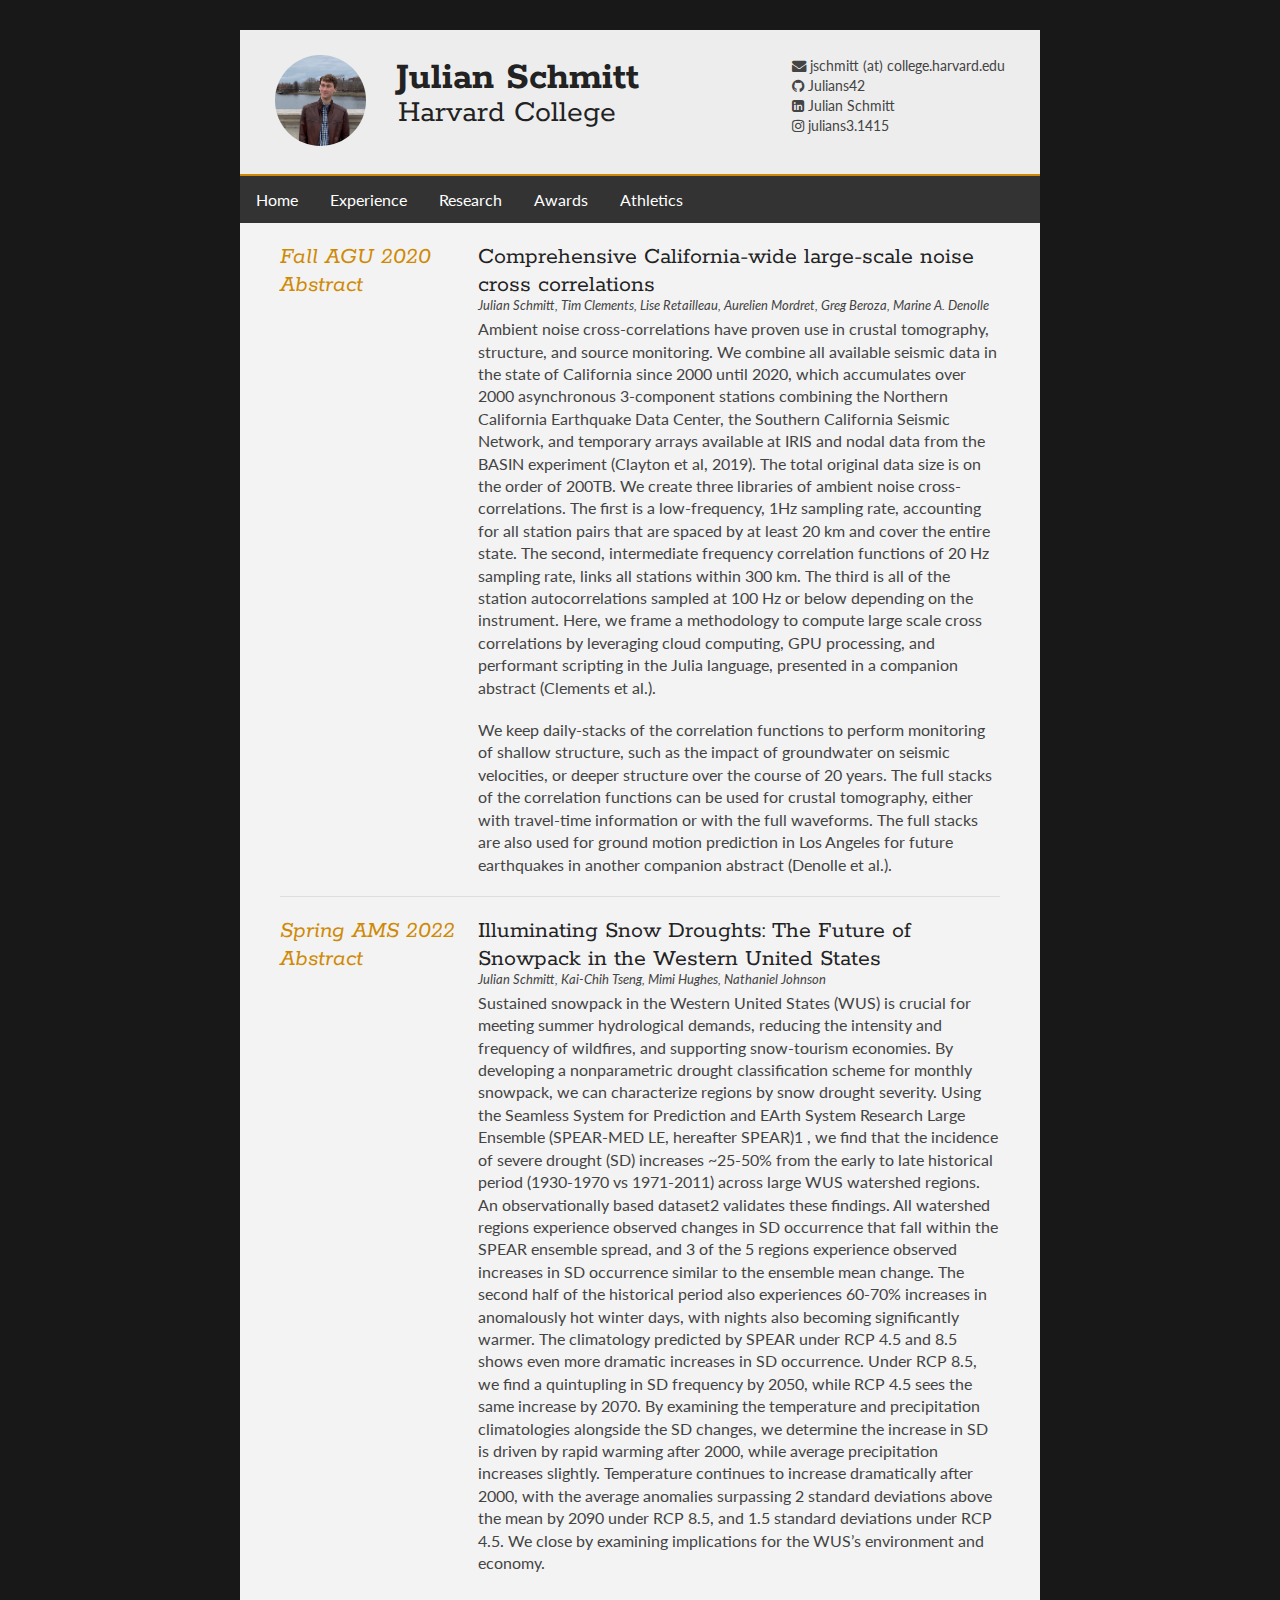
<file: abstract.html>
<!DOCTYPE html>
<html>
<head>
<title>Julian Schmitt - CV</title>

<!-- <meta name="viewport" content="width=device-width"/> -->
<meta name="description" content="The Curriculum Vitae of Joe Bloggs."/>
<meta charset="UTF-8"> 

<link type="text/css" rel="stylesheet" href="style.css">
<link href='http://fonts.googleapis.com/css?family=Rokkitt:400,700|Lato:400,300' rel='stylesheet' type='text/css'>
<link rel="stylesheet" href="https://cdnjs.cloudflare.com/ajax/libs/font-awesome/4.7.0/css/font-awesome.min.css">


<!--[if lt IE 9]>
<script src="//html5shiv.googlecode.com/svn/trunk/html5.js"></script>
<![endif]-->
</head>
<body id="top">
<div id="cv" class="instaFade">
	<div class="mainDetails">
		<div id="headshot" class="quickFade">
			<img src="headshot.jpg" alt="Julian Schmitt" />
		</div>
		
		<div id="name">
			<h1 class="quickFade delayTwo">Julian Schmitt</h1>
			<h2 class="quickFade delayThree">Harvard College</h2>
		</div>
		
		<div id="contactDetails" class="quickFade delayFour">
			<ul>
				<li><a href="#" class="fa fa-envelope"></a>   jschmitt (at) college.harvard.edu</li>
				<li><a href="https://github.com/Julians42" target="_blank" class="fa fa-github"></a> <a href="https://github.com/Julians42" target="_blank">   Julians42</a></li>
				<li><a href="https://www.linkedin.com/in/julian-schmitt-a4450417a/" target="_blank" class="fa fa-linkedin-square"></a> <a href="https://www.linkedin.com/in/julian-schmitt-a4450417a/" target="_blank">Julian Schmitt</a></li>
				<li><a href="https://www.instagram.com/julians3.1415/" target="_blank" class="fa fa-instagram"></a> <a href="https://www.instagram.com/julians3.1415/" target="_blank">julians3.1415</a></li>
				<!-- <li>w: <a href="http://www.bloggs.com">www.bloggs.com</a></li>
				<li>m: 01234567890</li> -->
			</ul>
		</div>
		<div class="clear"></div>
	</div>
	<div id ="navbar">
		<nav>
			<ul id="mainMenu">
				<li><a href="index.html">Home</a></li>
				<li><a href="experience.html">Experience</a></li>
				<li><a href="research.html">Research</a></li>
				<li><a href="awards.html">Awards</a></li>
				<li><a href="athletics.html">Athletics</a></li>
			</ul>
		</nav>
	</div>
	<div id="mainArea" class="quickFade delayFive">
        <section>
            <div class="sectionTitle">
                <h1>Fall AGU 2020 Abstract</h1>
            </div>
            <div class="sectionContent">
                <h2>Comprehensive California-wide large-scale noise cross correlations </h2>
                <p class="subDetails">Julian Schmitt, Tim Clements, Lise Retailleau, Aurelien Mordret, Greg Beroza,  Marine A. Denolle</p>
                <p>
                    Ambient noise cross-correlations have proven use in crustal tomography, structure, and source monitoring. We combine 
                    all available seismic data in the state of California since 2000 until 2020, which accumulates over 2000 asynchronous 
                    3-component stations combining the Northern California Earthquake Data Center, the Southern California Seismic Network, 
                    and temporary arrays available at IRIS and nodal data from the BASIN experiment (Clayton et al, 2019). The total original
                    data size is on the order of 200TB. We create three libraries of ambient noise cross-correlations. The first is a 
                    low-frequency, 1Hz sampling rate, accounting for all station pairs that are spaced by at least 20 km and cover the entire 
                    state. The second, intermediate frequency correlation functions of 20 Hz sampling rate, links all stations within 300 km. 
                    The third is all of the station autocorrelations sampled at 100 Hz or below depending on the instrument.  Here, we frame a 
                    methodology to compute large scale cross correlations by leveraging cloud computing, GPU processing, and performant scripting
                    in the Julia language, presented in a companion abstract (Clements et al.).
                </p>
                <p>
                    We keep daily-stacks of the correlation functions to perform monitoring of shallow structure, such as the impact of 
                    groundwater on seismic velocities, or deeper structure over the course of 20 years. The full stacks of the correlation 
                    functions can be used for crustal tomography, either with travel-time information or with the full waveforms. The full 
                    stacks are also used for ground motion prediction in Los Angeles for future earthquakes in another companion abstract 
                    (Denolle et al.).

                </p>
            </div>
            <div class="clear"></div>
        </section>

		<section>
            <div class="sectionTitle">
                <h1>Spring AMS 2022 Abstract</h1>
            </div>
            <div class="sectionContent">
                <h2>Illuminating Snow Droughts: The Future of Snowpack in the Western United States</h2>
                <p class="subDetails">Julian Schmitt, Kai-Chih Tseng, Mimi Hughes, Nathaniel Johnson</p>
                <p>
                    Sustained snowpack in the Western United States (WUS) is crucial for meeting summer hydrological 
					demands, reducing the intensity and frequency of wildfires, and supporting snow-tourism economies. 
					By developing a nonparametric drought classification scheme for monthly snowpack, we can characterize 
					regions by snow drought severity. Using the Seamless System for Prediction and EArth System Research 
					Large Ensemble (SPEAR-MED LE, hereafter SPEAR)1 , we find that the incidence of severe drought (SD) 
					increases ~25-50% from the early to late historical period (1930-1970 vs 1971-2011) across large WUS
					 watershed regions. An observationally based dataset2 validates these findings. All watershed regions 
					 experience observed changes in SD occurrence that fall within the SPEAR ensemble spread, and 3 of the 
					 5 regions experience observed increases in SD occurrence similar to the ensemble mean change. The second
					  half of the historical period also experiences 60-70% increases in anomalously hot winter days, with 
					  nights also becoming significantly warmer. The climatology predicted by SPEAR under RCP 4.5 and 8.5 
					  shows even more dramatic increases in SD occurrence. Under RCP 8.5, we find a quintupling in SD 
					  frequency by 2050, while RCP 4.5 sees the same increase by 2070. By examining the temperature and 
					  precipitation climatologies alongside the SD changes, we determine the increase in SD is driven by 
					  rapid warming after 2000, while average precipitation increases slightly. Temperature continues to 
					  increase dramatically after 2000, with the average anomalies surpassing 2 standard deviations above 
					  the mean by 2090 under RCP 8.5, and 1.5 standard deviations under RCP 4.5. We close by examining 
					  implications for the WUS’s environment and economy. 

                </p>
            </div>
            <div class="clear"></div>
        </section>
    </div>

	
</div>
<!-- <script type="text/javascript">
var gaJsHost = (("https:" == document.location.protocol) ? "https://ssl." : "http://www.");
document.write(unescape("%3Cscript src='" + gaJsHost + "google-analytics.com/ga.js' type='text/javascript'%3E%3C/script%3E"));
</script>
<script type="text/javascript">
var pageTracker = _gat._getTracker("UA-3753241-1");
pageTracker._initData();
pageTracker._trackPageview();
</script> -->
</body>
</html>
</file>
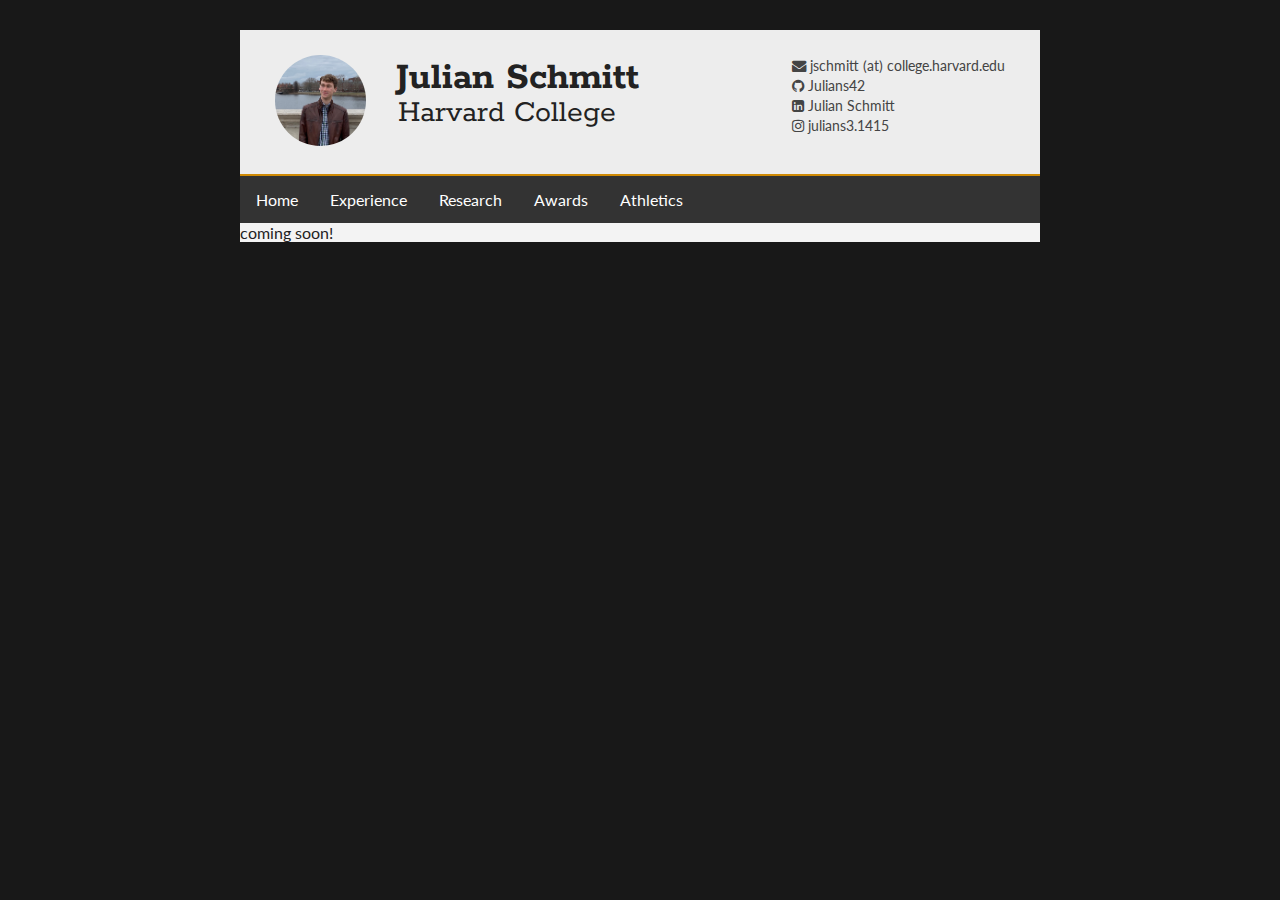
<file: athletics.html>
<!DOCTYPE html>
<html>
<head>
<title>Julian Schmitt - CV</title>

<!-- <meta name="viewport" content="width=device-width"/> -->
<meta name="description" content="The Curriculum Vitae of Joe Bloggs."/>
<meta charset="UTF-8"> 

<link type="text/css" rel="stylesheet" href="style.css">
<link href='http://fonts.googleapis.com/css?family=Rokkitt:400,700|Lato:400,300' rel='stylesheet' type='text/css'>
<link rel="stylesheet" href="https://cdnjs.cloudflare.com/ajax/libs/font-awesome/4.7.0/css/font-awesome.min.css">


<!--[if lt IE 9]>
<script src="//html5shiv.googlecode.com/svn/trunk/html5.js"></script>
<![endif]-->
</head>
<body id="top">
<div id="cv" class="instaFade">
	<div class="mainDetails">
		<div id="headshot" class="quickFade">
			<img src="headshot.jpg" alt="Julian Schmitt" />
		</div>
		
		<div id="name">
			<h1 class="quickFade delayTwo">Julian Schmitt</h1>
			<h2 class="quickFade delayThree">Harvard College</h2>
		</div>
		
		<div id="contactDetails" class="quickFade delayFour">
			<ul>
				<li><a href="#" class="fa fa-envelope"></a>   jschmitt (at) college.harvard.edu</li>
				<li><a href="https://github.com/Julians42" target="_blank" class="fa fa-github"></a> <a href="https://github.com/Julians42" target="_blank">   Julians42</a></li>
				<li><a href="https://www.linkedin.com/in/julian-schmitt-a4450417a/" target="_blank" class="fa fa-linkedin-square"></a> <a href="https://www.linkedin.com/in/julian-schmitt-a4450417a/" target="_blank">Julian Schmitt</a></li>
				<li><a href="https://www.instagram.com/julians3.1415/" target="_blank" class="fa fa-instagram"></a> <a href="https://www.instagram.com/julians3.1415/" target="_blank">julians3.1415</a></li>
				<!-- <li>w: <a href="http://www.bloggs.com">www.bloggs.com</a></li>
				<li>m: 01234567890</li> -->
			</ul>
		</div>
		<div class="clear"></div>
	</div>
	<div id ="navbar">
		<nav>
			<ul id="mainMenu">
				<li><a href="index.html">Home</a></li>
				<li><a href="experience.html">Experience</a></li>
				<li><a href="research.html">Research</a></li>
				<li><a href="awards.html">Awards</a></li>
				<li><a href="athletics.html">Athletics</a></li>
			</ul>
		</nav>
	</div>
	<div id="mainArea" class="quickFade delayFive">

    </div>
    coming soon!

	
</div>
<!-- <script type="text/javascript">
var gaJsHost = (("https:" == document.location.protocol) ? "https://ssl." : "http://www.");
document.write(unescape("%3Cscript src='" + gaJsHost + "google-analytics.com/ga.js' type='text/javascript'%3E%3C/script%3E"));
</script>
<script type="text/javascript">
var pageTracker = _gat._getTracker("UA-3753241-1");
pageTracker._initData();
pageTracker._trackPageview();
</script> -->
</body>
</html>
</file>
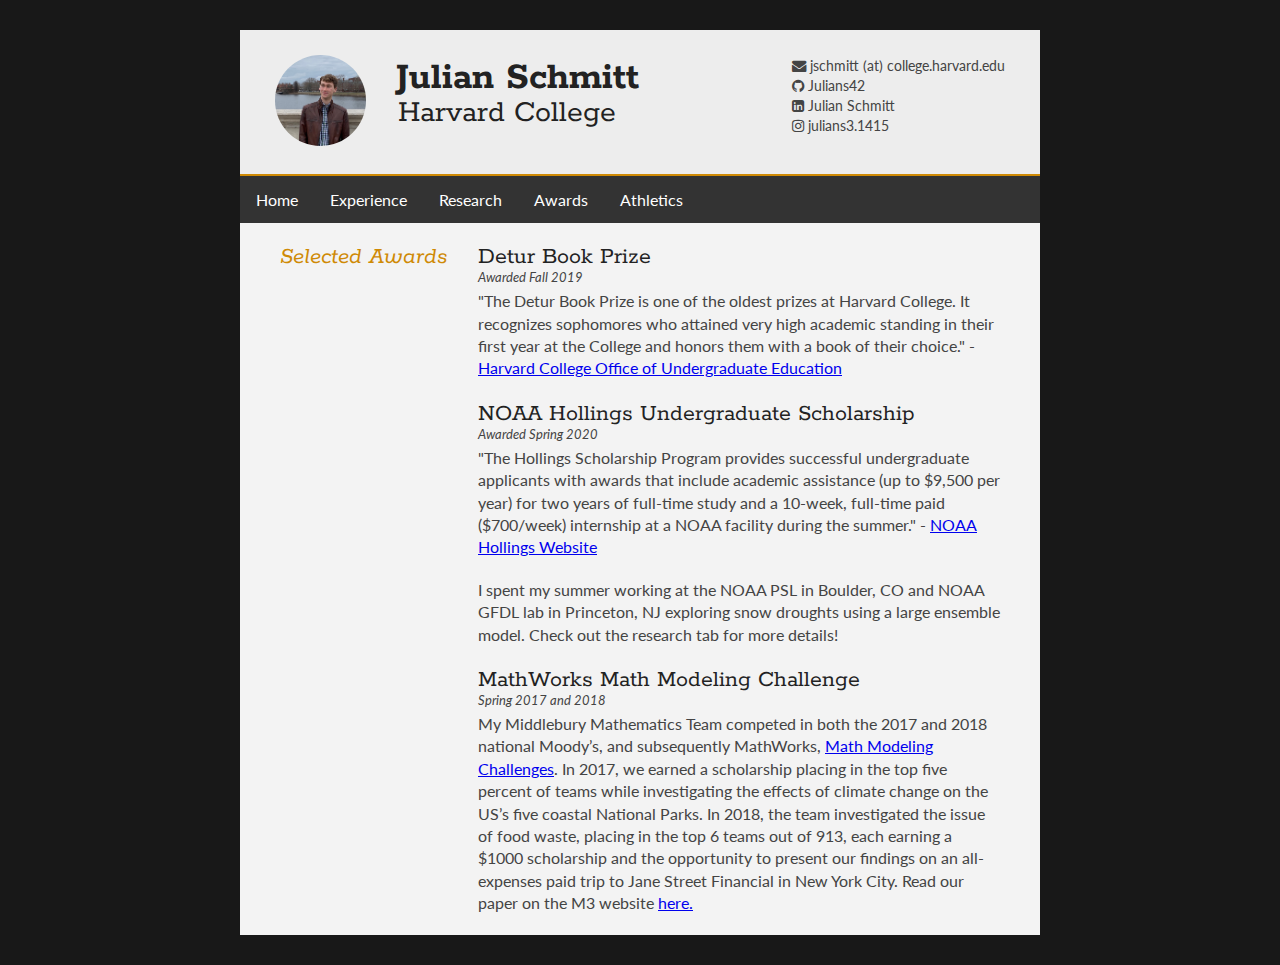
<file: awards.html>
<!DOCTYPE html>
<html>
<head>
<title>Julian Schmitt - CV</title>

<!-- <meta name="viewport" content="width=device-width"/> -->
<meta name="description" content="The Curriculum Vitae of Joe Bloggs."/>
<meta charset="UTF-8"> 

<link type="text/css" rel="stylesheet" href="style.css">
<link href='http://fonts.googleapis.com/css?family=Rokkitt:400,700|Lato:400,300' rel='stylesheet' type='text/css'>
<link rel="stylesheet" href="https://cdnjs.cloudflare.com/ajax/libs/font-awesome/4.7.0/css/font-awesome.min.css">


<!--[if lt IE 9]>
<script src="//html5shiv.googlecode.com/svn/trunk/html5.js"></script>
<![endif]-->
</head>
<body id="top">
<div id="cv" class="instaFade">
	<div class="mainDetails">
		<div id="headshot" class="quickFade">
			<img src="headshot.jpg" alt="Julian Schmitt" />
		</div>
		
		<div id="name">
			<h1 class="quickFade delayTwo">Julian Schmitt</h1>
			<h2 class="quickFade delayThree">Harvard College</h2>
		</div>
		
		<div id="contactDetails" class="quickFade delayFour">
			<ul>
				<li><a href="#" class="fa fa-envelope"></a>   jschmitt (at) college.harvard.edu</li>
				<li><a href="https://github.com/Julians42" target="_blank" class="fa fa-github"></a> <a href="https://github.com/Julians42" target="_blank">   Julians42</a></li>
				<li><a href="https://www.linkedin.com/in/julian-schmitt-a4450417a/" target="_blank" class="fa fa-linkedin-square"></a> <a href="https://www.linkedin.com/in/julian-schmitt-a4450417a/" target="_blank">Julian Schmitt</a></li>
				<li><a href="https://www.instagram.com/julians3.1415/" target="_blank" class="fa fa-instagram"></a> <a href="https://www.instagram.com/julians3.1415/" target="_blank">julians3.1415</a></li>
				<!-- <li>w: <a href="http://www.bloggs.com">www.bloggs.com</a></li>
				<li>m: 01234567890</li> -->
			</ul>
		</div>
		<div class="clear"></div>
	</div>
	<div id ="navbar">
		<nav>
			<ul id="mainMenu">
				<li><a href="index.html">Home</a></li>
				<li><a href="experience.html">Experience</a></li>
				<li><a href="research.html">Research</a></li>
				<li><a href="awards.html">Awards</a></li>
				<li><a href="athletics.html">Athletics</a></li>
			</ul>
		</nav>
	</div>
	<div id="mainArea" class="quickFade delayFive">
        <section>
            <div class="sectionTitle">
                <h1>Selected Awards</h1>
            </div>
            <div class="sectionContent">
                <h2>Detur Book Prize</h2>
                <p class="subDetails">Awarded Fall 2019</p>
                <p>"The Detur Book Prize is one of the oldest prizes at Harvard College. It recognizes 
                    sophomores who attained very high academic standing in their first year at the College 
                    and honors them with a book of their choice." - <a href="https://oue.fas.harvard.edu/awards-prizes-events" target="_blank">Harvard College Office of Undergraduate Education</a></p>
            </div>
            <div class="sectionContent">
                <h2> NOAA Hollings Undergraduate Scholarship</h2>
                <p class="subDetails">Awarded Spring 2020</p>
                <p>
                    "The Hollings Scholarship Program provides successful undergraduate applicants with awards that include academic assistance 
                    (up to $9,500 per year) for two years of full-time study and a 10-week, full-time paid ($700/week) internship at a NOAA 
                    facility during the summer." - <a href="https://www.noaa.gov/office-education/hollings-scholarship">NOAA Hollings Website</a>
                </p>
                <p>
                    I spent my summer working at the NOAA PSL in Boulder, CO and NOAA GFDL lab in Princeton, NJ exploring snow droughts using 
					a large ensemble model. Check out the research tab for more details!
                </p>
            </div>
			<div class="sectionContent">
                <h2> MathWorks Math Modeling Challenge</h2>
                <p class="subDetails">Spring 2017 and 2018</p>
				<p>My Middlebury Mathematics Team competed in both the 2017 and 2018 national Moody’s, and 
					subsequently MathWorks, <a href="https://m3challenge.siam.org/" target="_blank">Math Modeling Challenges</a>. In 2017, we earned a scholarship placing
					in the top five percent of teams while investigating the effects of climate change on the US’s
					five coastal National Parks. In 2018, the team investigated the issue of food waste, placing in 
					the top 6 teams out of 913, each earning a $1000 scholarship and the opportunity to present our 
					findings on an all-expenses paid trip to Jane Street Financial in New York City. Read our paper on the M3 website
					<a href="https://m3challenge.siam.org/sites/default/files/uploads/Team10278_Middlebury%20Union%20High%20School.pdf" target="blank_">here.</a> </p>
            </div>
        </section>

		<div class="clear"></div>

    </div>


	
</div>
<!-- <script type="text/javascript">
var gaJsHost = (("https:" == document.location.protocol) ? "https://ssl." : "http://www.");
document.write(unescape("%3Cscript src='" + gaJsHost + "google-analytics.com/ga.js' type='text/javascript'%3E%3C/script%3E"));
</script>
<script type="text/javascript">
var pageTracker = _gat._getTracker("UA-3753241-1");
pageTracker._initData();
pageTracker._trackPageview();
</script> -->
</body>
</html>
</file>
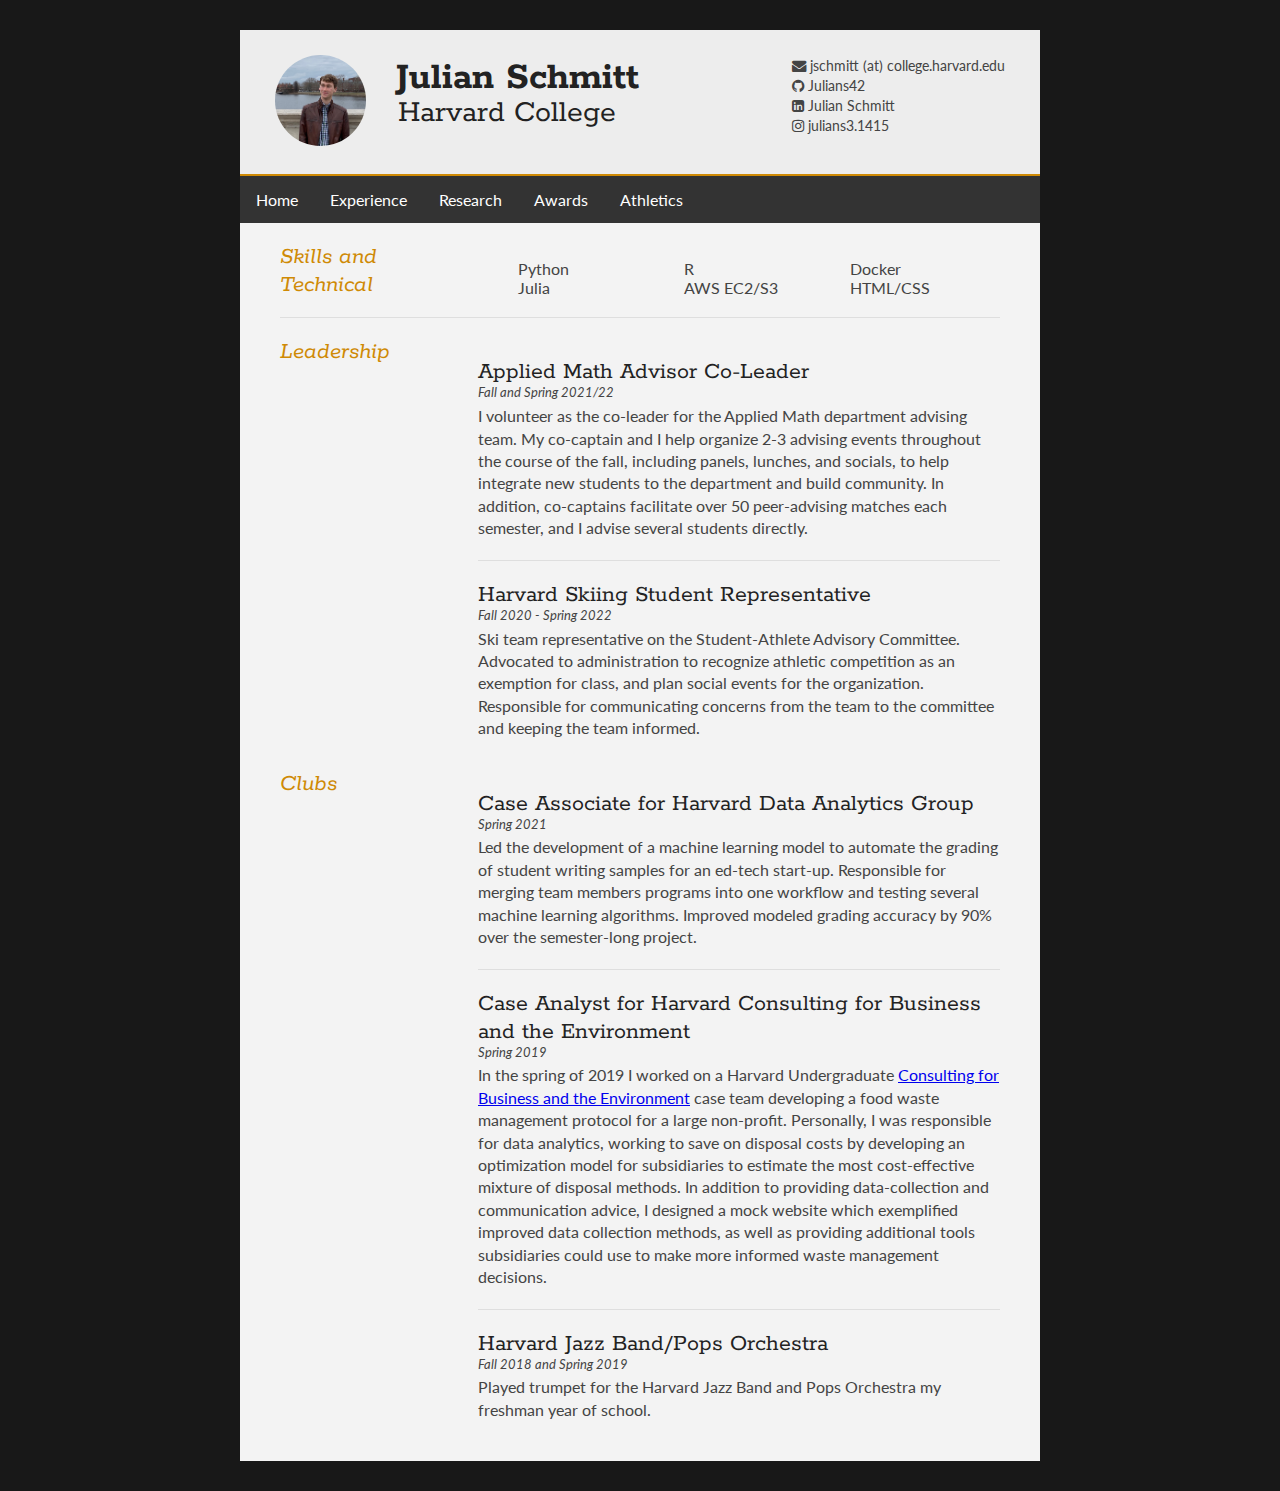
<file: experience.html>
<!DOCTYPE html>
<html>
<head>
<title>Julian Schmitt - CV</title>

<!-- <meta name="viewport" content="width=device-width"/> -->
<meta name="description" content="The Curriculum Vitae of Joe Bloggs."/>
<meta charset="UTF-8"> 

<link type="text/css" rel="stylesheet" href="style.css">
<link href='http://fonts.googleapis.com/css?family=Rokkitt:400,700|Lato:400,300' rel='stylesheet' type='text/css'>
<link rel="stylesheet" href="https://cdnjs.cloudflare.com/ajax/libs/font-awesome/4.7.0/css/font-awesome.min.css">


<!--[if lt IE 9]>
<script src="//html5shiv.googlecode.com/svn/trunk/html5.js"></script>
<![endif]-->
</head>
<body id="top">
<div id="cv" class="instaFade">
	<div class="mainDetails">
		<div id="headshot" class="quickFade">
			<img src="headshot.jpg" alt="Julian Schmitt" />
		</div>
		
		<div id="name">
			<h1 class="quickFade delayTwo">Julian Schmitt</h1>
			<h2 class="quickFade delayThree">Harvard College</h2>
		</div>
		
		<div id="contactDetails" class="quickFade delayFour">
			<ul>
				<li><a href="#" class="fa fa-envelope"></a>   jschmitt (at) college.harvard.edu</li>
				<li><a href="https://github.com/Julians42" target="_blank" class="fa fa-github"></a> <a href="https://github.com/Julians42" target="_blank">   Julians42</a></li>
				<li><a href="https://www.linkedin.com/in/julian-schmitt-a4450417a/" target="_blank" class="fa fa-linkedin-square"></a> <a href="https://www.linkedin.com/in/julian-schmitt-a4450417a/" target="_blank">Julian Schmitt</a></li>
				<li><a href="https://www.instagram.com/julians3.1415/" target="_blank" class="fa fa-instagram"></a> <a href="https://www.instagram.com/julians3.1415/" target="_blank">julians3.1415</a></li>
				<!-- <li>w: <a href="http://www.bloggs.com">www.bloggs.com</a></li>
				<li>m: 01234567890</li> -->
			</ul>
		</div>
		<div class="clear"></div>
	</div>
	<div id ="navbar">
		<nav>
			<ul id="mainMenu">
				<li><a href="index.html">Home</a></li>
				<li><a href="experience.html">Experience</a></li>
				<li><a href="research.html">Research</a></li>
				<li><a href="awards.html">Awards</a></li>
				<li><a href="athletics.html">Athletics</a></li>
			</ul>
		</nav>
	</div>
    <div id="mainArea" class="quickFade delayFive">
        <section>
			<div class="sectionTitle">
				<h1>Skills and Technical</h1>
			</div>
			
			<div class="sectionContent">
				<ul class="keySkills">
					<li>Python</li>
					<li>Julia</li>
					<li>R</li>
					<li>AWS EC2/S3</li>
					<li>Docker</li>
					<li>HTML/CSS</li>
				</ul>
			</div>
			<div class="clear"></div>
        </section>
        
        <section>
			<div class="sectionTitle">
				<h1>Leadership</h1>
			</div>
			<div class="sectionContent">
				<section>
					<h2>Applied Math Advisor Co-Leader</h2>
					<p class="subDetails">Fall and Spring 2021/22</p>
					<p>I volunteer as the co-leader for the Applied Math department advising team. My co-captain and I 
						help organize 2-3 advising events throughout the course of the fall, including panels, lunches, and 
						socials, to help integrate new students to the department and build community. In addition, co-captains
						facilitate over 50 peer-advising matches each semester, and I advise several students directly.
					</p>
				</section>
				<section>
					<h2>Harvard Skiing Student Representative</h2>
					<p class="subDetails">Fall 2020 - Spring 2022</p>
					<p> Ski team representative on the Student-Athlete Advisory Committee. Advocated to administration to 
						recognize athletic competition as an exemption for class, and plan social events for the organization. 
						Responsible for communicating concerns from the team to the committee and keeping the team informed. 
					</p>
				</section>
			</div>

			<div class="clear"></div>
			<div class="sectionTitle">
				<h1>Clubs</h1>
			</div>
			
			<div class="sectionContent">
				<section>
					<h2>Case Associate for Harvard Data Analytics Group</h2>
					<p class="subDetails">Spring 2021</p>
					<p>Led the development of a machine learning model to automate the grading of student writing samples for an ed-tech start-up. 
						Responsible for merging team members programs into one workflow and testing several machine learning
						algorithms. Improved modeled grading accuracy by 90% over the semester-long project.</p>
				</section>
				
				<section>
					<h2>Case Analyst for Harvard Consulting for Business and the Environment</h2>
					<p class="subDetails">Spring 2019</p>
					<p>In the spring of 2019 I worked on a Harvard Undergraduate <a href="https://www.harvardcbe.com/" target="_blank">Consulting for Business
						 and the Environment</a> case team developing a food waste management protocol for a 
						 large non-profit. Personally, I was responsible for data analytics, working to 
						 save on disposal costs by developing an optimization model for subsidiaries to 
						 estimate the most cost-effective mixture of disposal methods. In addition to 
						 providing data-collection and communication advice, I designed a mock website 
						 which exemplified improved data collection methods, as well as providing additional
						  tools subsidiaries could use to make more informed waste management decisions.</p>
				</section>

				<section>
					<h2>Harvard Jazz Band/Pops Orchestra</h2>
					<p class="subDetails">Fall 2018 and Spring 2019</p>
					<p>Played trumpet for the Harvard Jazz Band and Pops Orchestra my freshman year of school.
					</p>
				</section>
				
				<!-- <article>
					<h2>Co-founder of River House Tutoring</h2>
					<p class="subDetails">Summer 2020</p>
					<p>Co-founder of <a href="riverhousetutoring.com" target="_blank">River House Tutoring</a> which three of 
						my Harvard peers and I developed in Summer 2020 in order to offset income lost from 
						summer opportunities. Previously I have volunteered in a Pre-Calculus class and as a 
						tutor for my high school’s learning resource lab. I have also privately tutored several 
						students through Geometry, Algebra II, and a basic Cryptography course for elementary students. </p>
				</article> -->


			</div>

			<div class="clear"></div>
		</section>
    </div>
</div>
<!-- <script type="text/javascript">
var gaJsHost = (("https:" == document.location.protocol) ? "https://ssl." : "http://www.");
document.write(unescape("%3Cscript src='" + gaJsHost + "google-analytics.com/ga.js' type='text/javascript'%3E%3C/script%3E"));
</script>
<script type="text/javascript">
var pageTracker = _gat._getTracker("UA-3753241-1");
pageTracker._initData();
pageTracker._trackPageview();
</script> -->
</body>
</html>
</file>
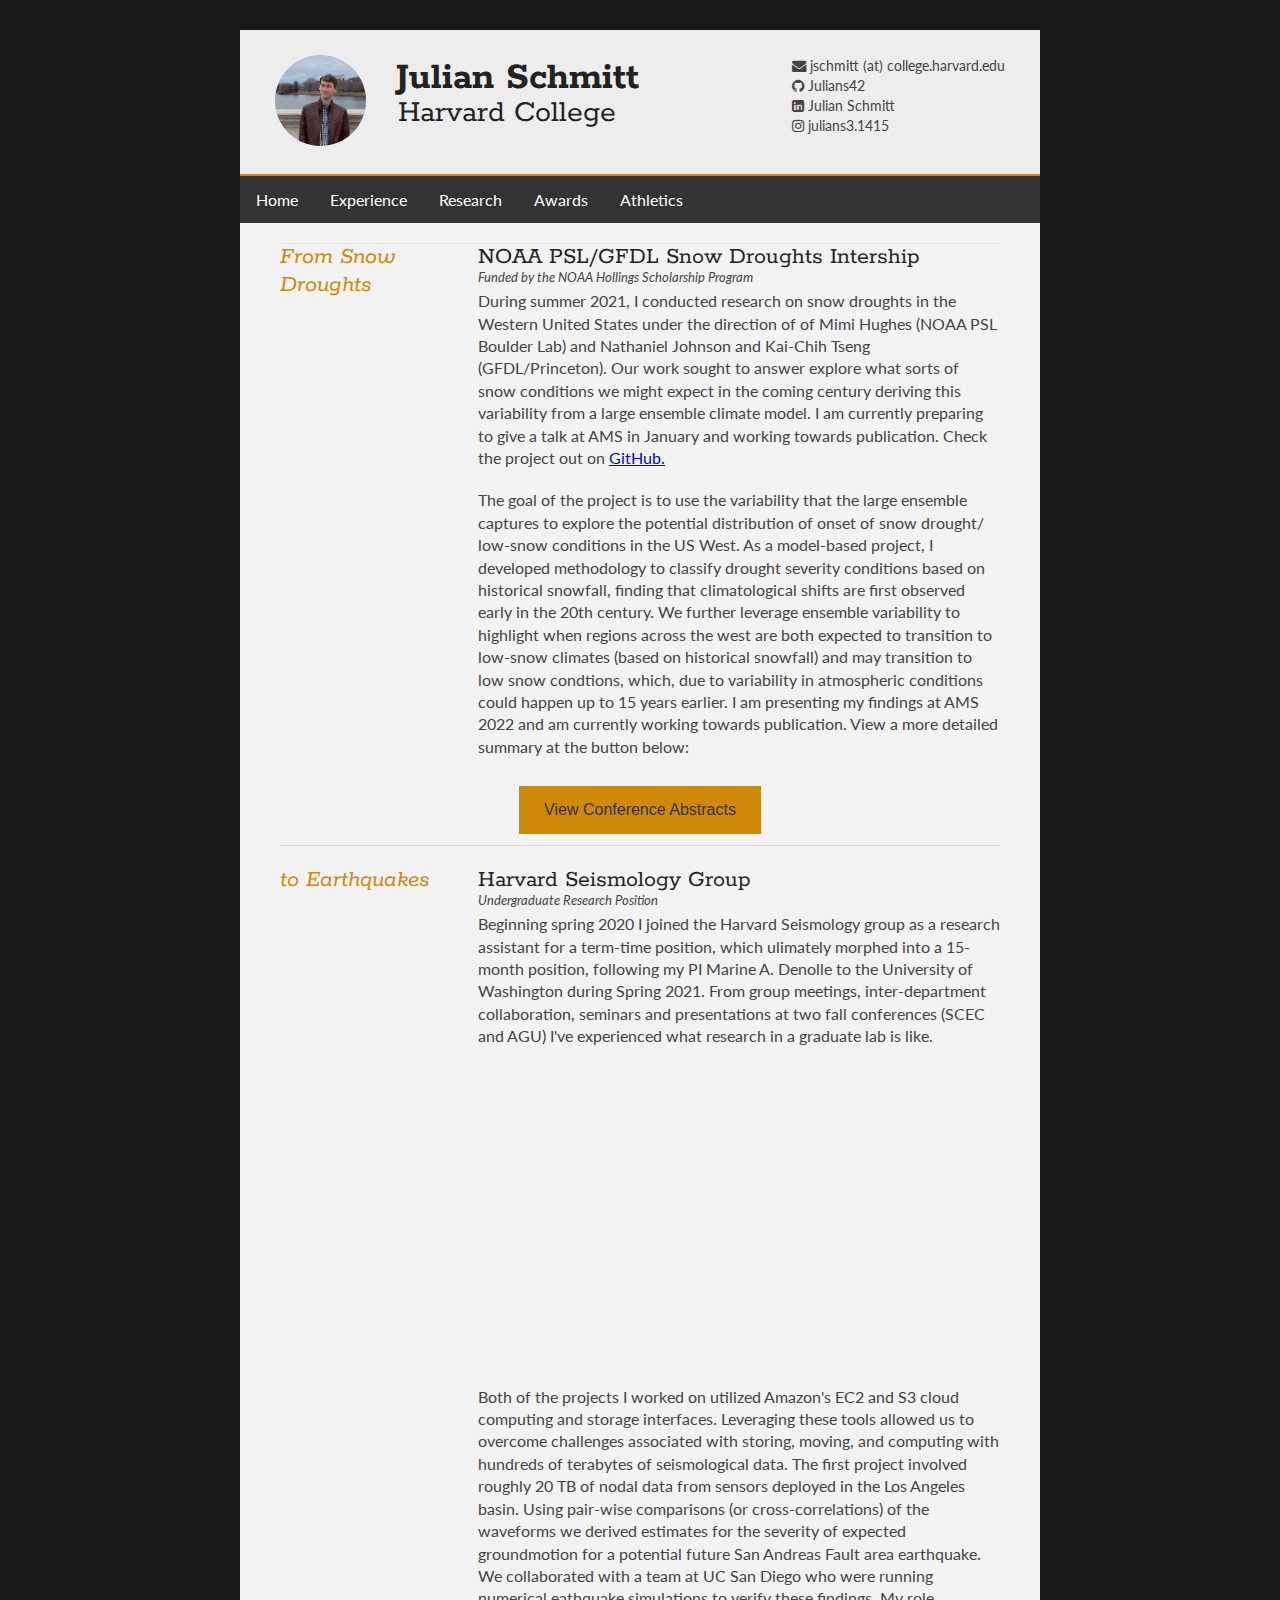
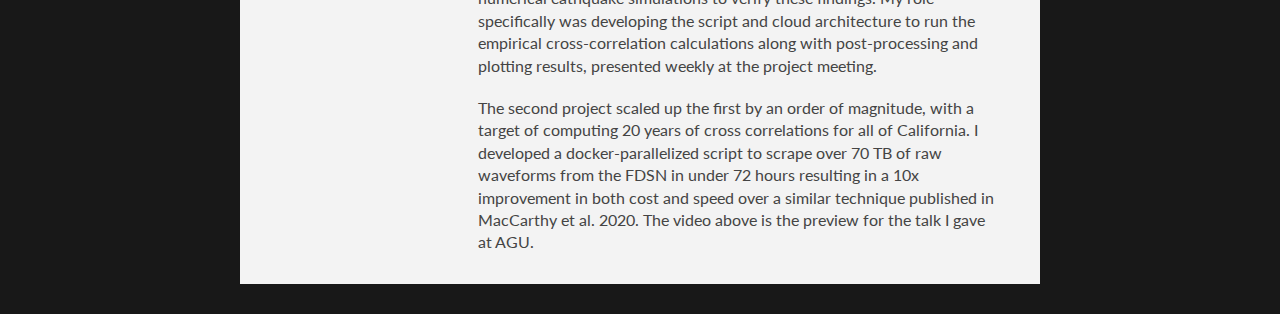
<file: research.html>
<!DOCTYPE html>
<html>
<head>
<title>Julian Schmitt - CV</title>

<!-- <meta name="viewport" content="width=device-width"/> -->
<meta name="description" content="The Curriculum Vitae of Joe Bloggs."/>
<meta charset="UTF-8"> 

<link type="text/css" rel="stylesheet" href="style.css">
<link href='http://fonts.googleapis.com/css?family=Rokkitt:400,700|Lato:400,300' rel='stylesheet' type='text/css'>
<link rel="stylesheet" href="https://cdnjs.cloudflare.com/ajax/libs/font-awesome/4.7.0/css/font-awesome.min.css">


<!--[if lt IE 9]>
<script src="//html5shiv.googlecode.com/svn/trunk/html5.js"></script>
<![endif]-->
</head>
<body id="top">
<div id="cv" class="instaFade">
	<div class="mainDetails">
		<div id="headshot" class="quickFade">
			<img src="headshot.jpg" alt="Julian Schmitt" />
		</div>
		
		<div id="name">
			<h1 class="quickFade delayTwo">Julian Schmitt</h1>
			<h2 class="quickFade delayThree">Harvard College</h2>
		</div>
		
		<div id="contactDetails" class="quickFade delayFour">
			<ul>
				<li><a href="#" class="fa fa-envelope"></a>   jschmitt (at) college.harvard.edu</li>
				<li><a href="https://github.com/Julians42" target="_blank" class="fa fa-github"></a> <a href="https://github.com/Julians42" target="_blank">   Julians42</a></li>
				<li><a href="https://www.linkedin.com/in/julian-schmitt-a4450417a/" target="_blank" class="fa fa-linkedin-square"></a> <a href="https://www.linkedin.com/in/julian-schmitt-a4450417a/" target="_blank">Julian Schmitt</a></li>
				<li><a href="https://www.instagram.com/julians3.1415/" target="_blank" class="fa fa-instagram"></a> <a href="https://www.instagram.com/julians3.1415/" target="_blank">julians3.1415</a></li>
				<!-- <li>w: <a href="http://www.bloggs.com">www.bloggs.com</a></li>
				<li>m: 01234567890</li> -->
			</ul>
		</div>
		<div class="clear"></div>
	</div>
	<div id ="navbar">
		<nav>
			<ul id="mainMenu">
				<li><a href="index.html">Home</a></li>
				<li><a href="experience.html">Experience</a></li>
				<li><a href="research.html">Research</a></li>
				<li><a href="awards.html">Awards</a></li>
				<li><a href="athletics.html">Athletics</a></li>
			</ul>
		</nav>
	</div>
	<div id="mainArea" class="quickFade delayFive">
        <section>
            <div class="sectionTitle">
                <h1>From Snow Droughts</h1>
            </div>
            <div class="sectionContent">
                <h2> NOAA PSL/GFDL Snow Droughts Intership</h2>
                <p class="subDetails">Funded by the NOAA Hollings Scholarship Program</p>
                <p>
                    During summer 2021, I conducted research on snow droughts in the Western United States under the direction of 
					of Mimi Hughes (NOAA PSL Boulder Lab) and Nathaniel Johnson and Kai-Chih Tseng (GFDL/Princeton). Our work sought 
					to answer explore what sorts of snow conditions we might expect in the coming century deriving this variability from
					a large ensemble climate model. I am currently preparing to give a talk at AMS in January and working towards publication.
					Check the project out on <a href=https://github.com/Julians42/Snow_Droughts>GitHub.</a>
                </p>
                <p>
                    The goal of the project is to use the variability that the large ensemble captures to 
                    explore the potential distribution of onset of snow drought/ low-snow conditions in the 
                    US West. As a model-based project, I developed methodology to classify drought severity 
                    conditions based on historical snowfall, finding that climatological shifts are first observed
                    early in the 20th century. We further leverage ensemble variability to highlight when regions across
                    the west are both expected to transition to low-snow climates (based on historical snowfall) and 
                    may transition to low snow condtions, which, due to variability in atmospheric conditions 
                    could happen up to 15 years earlier. I am presenting my findings at AMS 2022 and am currently working
                    towards publication. View a more detailed summary at the button below:
                </p>
                <div class="clear"></div>

            </div>
        </section>
        <section>
            <div>
                <center>  
                    <p class="subtitle"><a href="abstract.html"><button class= "button1">View Conference Abstracts</button></a></p>
                </center>
            </div>

            <div class="clear"></div>
        </section>

        <section>
            <div class="sectionTitle">
                <h1> to Earthquakes</h1>
            </div>
            <div class="sectionContent">
                <h2>Harvard Seismology Group</h2>
                <p class="subDetails">Undergraduate Research Position</p>
                <p>Beginning spring 2020 I joined the Harvard Seismology group as a research assistant for a term-time position, which ulimately
                    morphed into a 15-month position, following my PI Marine A. Denolle to the University of Washington during Spring 2021. From 
                    group meetings, inter-department collaboration, seminars and presentations at two fall conferences (SCEC and AGU) I've experienced
                    what research in a graduate lab is like. 
                </p>
                <center>
                    <iframe width="560" height="315" src="https://www.youtube.com/embed/FXAfTwcDiNw" title="YouTube video player" 
                    frameborder="0" allow="accelerometer; autoplay; clipboard-write; encrypted-media; gyroscope; picture-in-picture" 
                    allowfullscreen></iframe>
                </center>
                <p>
                    Both of the projects I worked on utilized Amazon's EC2 and S3 cloud computing and storage interfaces. Leveraging
                    these tools allowed us to overcome challenges associated with storing, moving, and computing with hundreds of terabytes of seismological data. 
                    The first project involved roughly 20 TB of nodal data from sensors deployed in the Los Angeles basin. Using pair-wise comparisons (or cross-correlations)
                    of the waveforms we derived estimates for the severity of expected groundmotion for a potential future San Andreas Fault area earthquake. We collaborated with
                    a team at UC San Diego who were running numerical eathquake simulations to verify these findings. My role specifically was developing the script and cloud architecture
                    to run the empirical cross-correlation calculations along with post-processing and plotting results, presented weekly at the project meeting.
                </p>
                <p>
                    The second project scaled up the first by an order of magnitude, with a target of computing 20 years of cross correlations for all of California. 
                    I developed a docker-parallelized script to scrape over 70 TB of raw waveforms from the FDSN in under 72 hours resulting in a 10x improvement in both cost and speed 
                    over a similar technique published in MacCarthy et al. 2020. The video above is the preview for the talk I gave at AGU.
                </p>

            </div>                
            <div class="clear"></div>
        </section>
    </div>

	
</div>
<!-- <script type="text/javascript">
var gaJsHost = (("https:" == document.location.protocol) ? "https://ssl." : "http://www.");
document.write(unescape("%3Cscript src='" + gaJsHost + "google-analytics.com/ga.js' type='text/javascript'%3E%3C/script%3E"));
</script>
<script type="text/javascript">
var pageTracker = _gat._getTracker("UA-3753241-1");
pageTracker._initData();
pageTracker._trackPageview();
</script> 

                <p>
                    During the spring of 2020, I took an introductory seismology class, more out of curiosity than anything else. A few weeks 
                    before Harvard sent all undergraduates home, my professor, Marine A. Denolle mentioned that she had a few opportunties 
                    doing research with her group. I jumped at the chance and when my original summer plans were cancelled, I was able to stay
                    on for the summer. From group meetings and presentations, to outside talks and question sessions, to debugging code and most
                    recently submitting an abstract for AGU this fall, I've been able to experience what working on, and for the most part leading, a
                    long-term research project is like. The current plan is to continue research into the fall and write several papers about our 
                    project and results (see below). 
                </p>
                <p>
                    The project I worked on involved using seismic data from California to produce large-scale ambient noise cross-correlations, with
                    the goal of running these correlations for a 20 year period. These cross-correlations are mostly used for tomography and monitoring, 
                    for example, to study groundwater level changes, map velocities of seismic waves, and predict groundmotion in an earthquake. As the number
                    of cross-correlations we need to compute is so large, I've learned the high-performance computing language Julia (no, sadly it's not named 
                    after me) as well as the interfaces for Amazon's EC2 and S3 cloud computing and storage interfaces, as we expect to process several terabytes 
                    of data. While my focus has been building the codes and infrastructure to run the cross-correlations, we've been working with seismologists at Stanford and San Diego State Universities
                    to expand our correlation network to the whole of California, and cross-validate a Los Angeles earthquake simulation with the ANCCs, respectively. 
                    The abstract of the paper I'm working on this fall, along with my professor, a graduate student, and the Stanford team, can be found above.
                </p> -->
</body>
</html>
</file>
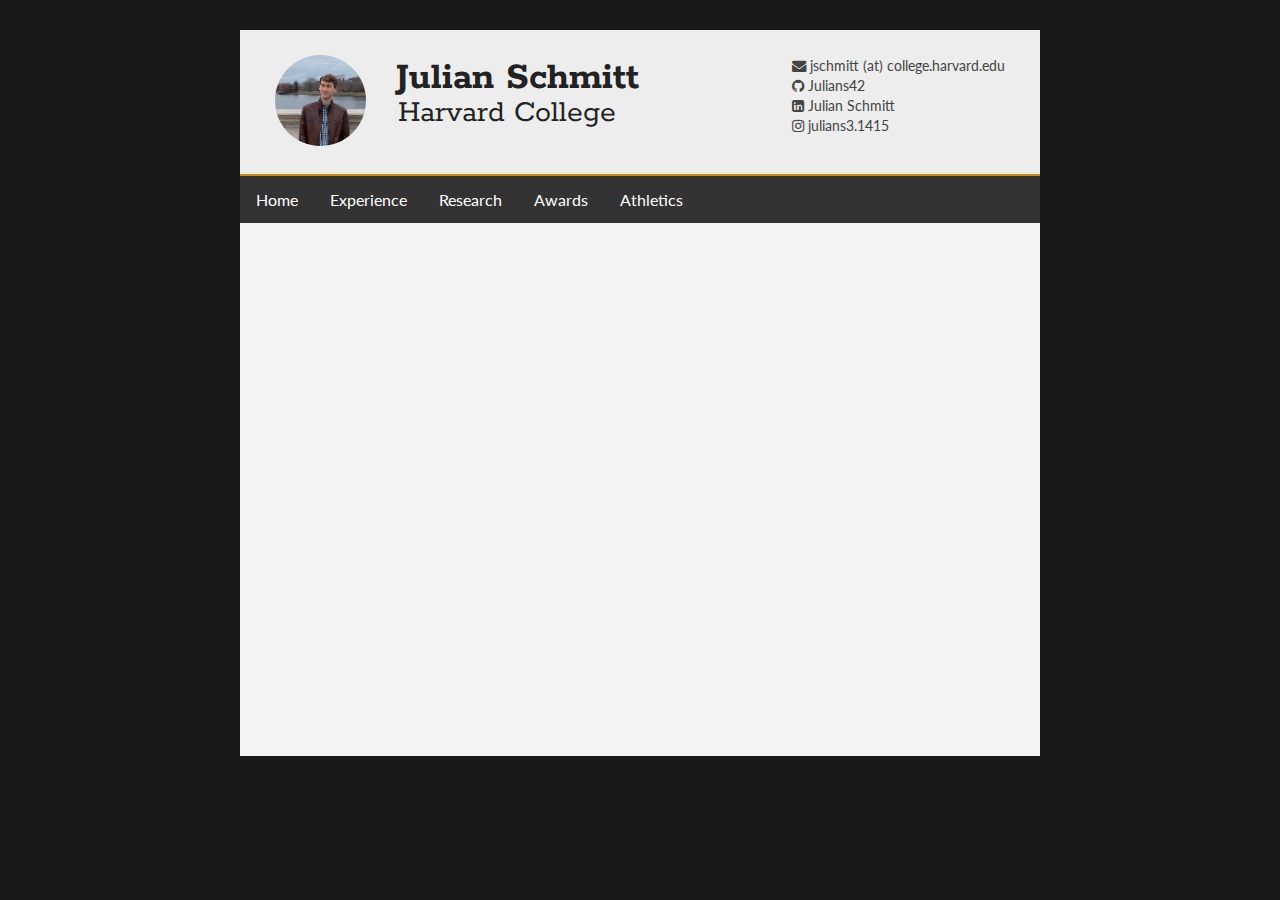
<file: resume.html>
<!DOCTYPE html>
<html>
<head>
<title>Julian Schmitt - CV</title>

<!-- <meta name="viewport" content="width=device-width"/> -->
<meta name="description" content="The Curriculum Vitae of Joe Bloggs."/>
<meta charset="UTF-8"> 

<link type="text/css" rel="stylesheet" href="style.css">
<link href='http://fonts.googleapis.com/css?family=Rokkitt:400,700|Lato:400,300' rel='stylesheet' type='text/css'>
<link rel="stylesheet" href="https://cdnjs.cloudflare.com/ajax/libs/font-awesome/4.7.0/css/font-awesome.min.css">


<!--[if lt IE 9]>
<script src="//html5shiv.googlecode.com/svn/trunk/html5.js"></script>
<![endif]-->
</head>
<body id="top">
<div id="cv" class="instaFade">
	<div class="mainDetails">
		<div id="headshot" class="quickFade">
			<img src="headshot.jpg" alt="Julian Schmitt" />
		</div>
		
		<div id="name">
			<h1 class="quickFade delayTwo">Julian Schmitt</h1>
			<h2 class="quickFade delayThree">Harvard College</h2>
		</div>
		
		<div id="contactDetails" class="quickFade delayFour">
			<ul>
				<li><a href="#" class="fa fa-envelope"></a>   jschmitt (at) college.harvard.edu</li>
				<li><a href="https://github.com/Julians42" target="_blank" class="fa fa-github"></a> <a href="https://github.com/Julians42" target="_blank">   Julians42</a></li>
				<li><a href="https://www.linkedin.com/in/julian-schmitt-a4450417a/" target="_blank" class="fa fa-linkedin-square"></a> <a href="https://www.linkedin.com/in/julian-schmitt-a4450417a/" target="_blank">Julian Schmitt</a></li>
				<li><a href="https://www.instagram.com/julians3.1415/" target="_blank" class="fa fa-instagram"></a> <a href="https://www.instagram.com/julians3.1415/" target="_blank">julians3.1415</a></li>
				<!-- <li>w: <a href="http://www.bloggs.com">www.bloggs.com</a></li>
				<li>m: 01234567890</li> -->
			</ul>
		</div>
		<div class="clear"></div>
	</div>
	<div id ="navbar">
		<nav>
			<ul id="mainMenu">
				<li><a href="index.html">Home</a></li>
				<li><a href="experience.html">Experience</a></li>
				<li><a href="research.html">Research</a></li>
				<li><a href="awards.html">Awards</a></li>
				<li><a href="athletics.html">Athletics</a></li>
			</ul>
		</nav>
	</div>
	<div id="mainArea" class="quickFade delayFive">
        <section>
            <iframe src="graphics/resume.pdf#toolbar=0" width="100%" height="500px">
            </iframe>
        </section>
    </div>


	
</div>
<!-- <script type="text/javascript">
var gaJsHost = (("https:" == document.location.protocol) ? "https://ssl." : "http://www.");
document.write(unescape("%3Cscript src='" + gaJsHost + "google-analytics.com/ga.js' type='text/javascript'%3E%3C/script%3E"));
</script>
<script type="text/javascript">
var pageTracker = _gat._getTracker("UA-3753241-1");
pageTracker._initData();
pageTracker._trackPageview();
</script> -->
</body>
</html>
</file>
<file: style.css>
html,body,div,span,object,iframe,h1,h2,h3,h4,h5,h6,p,blockquote,pre,abbr,address,cite,code,del,dfn,em,img,ins,kbd,q,samp,small,strong,sub,sup,var,b,i,dl,dt,dd,ol,fieldset,form,label,legend,table,caption,tbody,tfoot,thead,tr,th,td,article,aside,canvas,details,figcaption,figure,footer,header,hgroup,menu,nav,section,summary,time,mark,audio,video {
border:0;
font:inherit;
font-size:100%;
margin:0;
padding:0;
vertical-align:baseline;
}

article,aside,details,figcaption,figure,footer,header,hgroup,menu,nav,section {
display:block;
}

html, body {background: #181818; font-family: 'Lato', helvetica, arial, sans-serif; font-size: 16px; color: #222;}

.clear {clear: both;}

p {
	font-size: 1em;
	line-height: 1.4em;
	margin-bottom: 20px;
	color: #444;
}

#cv {
	width: 90%;
	max-width: 800px;
	background: #f3f3f3;
	margin: 30px auto;
}

.mainDetails {
	padding: 25px 35px;
	border-bottom: 2px solid #cf8a05;
	background: #ededed;
}

#name h1 {
	font-size: 2.5em;
	font-weight: 700;
	font-family: 'Rokkitt', Helvetica, Arial, sans-serif;
	margin-bottom: -6px;
}

#name h2 {
	font-size: 2em;
	margin-left: 2px;
	font-family: 'Rokkitt', Helvetica, Arial, sans-serif;
}

#mainArea {
	padding: 0 40px;
}

#headshot {
	width: 12.5%;
	float: left;
	margin-right: 30px;
}

#headshot img {
	width: 100%;
	height: auto;
	-webkit-border-radius: 50px;
	border-radius: 50px;
}

#name {
	float: left;
}

#contactDetails {
	float: right;
}

#contactDetails ul {
	list-style-type: none;
	font-size: 0.9em;
	margin-top: 2px;
}

#contactDetails ul li {
	margin-bottom: 3px;
	color: #444;
}

#contactDetails ul li a, a[href^=tel] {
	color: #444; 
	text-decoration: none;
	-webkit-transition: all .3s ease-in;
	-moz-transition: all .3s ease-in;
	-o-transition: all .3s ease-in;
	-ms-transition: all .3s ease-in;
	transition: all .3s ease-in;
}

#contactDetails ul li a:hover { 
	color: #cf8a05;
}


section {
	border-top: 1px solid #dedede;
	padding: 20px 0 0;
}

section:first-child {
	border-top: 0;
}

section:last-child {
	padding: 20px 0 10px;
}

.sectionTitle {
	float: left;
	width: 25%;
}

.sectionContent {
	float: right;
	width: 72.5%;
}

.sectionTitle h1 {
	font-family: 'Rokkitt', Helvetica, Arial, sans-serif;
	font-style: italic;
	font-size: 1.5em;
	color: #cf8a05;
}

.sectionContent h2 {
	font-family: 'Rokkitt', Helvetica, Arial, sans-serif;
	font-size: 1.5em;
	margin-bottom: -2px;
}

.subDetails {
	font-size: 0.8em;
	font-style: italic;
	margin-bottom: 3px;
}

.subtitle {
	margin-bottom: 3px;
	font-style: bold;
	font-size: 1.2em;
}

.keySkills {
	list-style-type: none;
	-moz-column-count:3;
	-webkit-column-count:3;
	column-count:3;
	margin-bottom: 20px;
	font-size: 1em;
	color: #444;
}

.keySkills ul li {
	margin-bottom: 3px;
}

@media all and (min-width: 602px) and (max-width: 800px) {
	#headshot {
		display: none;
	}
	
	.keySkills {
	-moz-column-count:2;
	-webkit-column-count:2;
	column-count:2;
	}
}

@media all and (max-width: 601px) {
	#cv {
		width: 95%;
		margin: 10px auto;
		min-width: 280px;
	}
	
	#headshot {
		display: none;
	}
	
	#name, #contactDetails {
		float: none;
		width: 100%;
		text-align: center;
	}
	
	.sectionTitle, .sectionContent {
		float: none;
		width: 100%;
	}
	
	.sectionTitle {
		margin-left: -2px;
		font-size: 1.25em;
	}
	
	.keySkills {
		-moz-column-count:2;
		-webkit-column-count:2;
		column-count:2;
	}
}

@media all and (max-width: 480px) {
	.mainDetails {
		padding: 15px 15px;
	}
	
	section {
		padding: 15px 0 0;
	}
	
	#mainArea {
		padding: 0 25px;
	}

	
	.keySkills {
	-moz-column-count:1;
	-webkit-column-count:1;
	column-count:1;
	}
	
	#name h1 {
		line-height: .8em;
		margin-bottom: 4px;
	}
}

@media print {
    #cv {
        width: 100%;
    }
}

@-webkit-keyframes reset {
	0% {
		opacity: 0;
	}
	100% {
		opacity: 0;
	}
}

@-webkit-keyframes fade-in {
	0% {
		opacity: 0;
	}
	40% {
		opacity: 0;
	}
	100% {
		opacity: 1;
	}
}

@-moz-keyframes reset {
	0% {
		opacity: 0;
	}
	100% {
		opacity: 0;
	}
}

@-moz-keyframes fade-in {
	0% {
		opacity: 0;
	}
	40% {
		opacity: 0;
	}
	100% {
		opacity: 1;
	}
}

@keyframes reset {
	0% {
		opacity: 0;
	}
	100% {
		opacity: 0;
	}
}

@keyframes fade-in {
	0% {
		opacity: 0;
	}
	40% {
		opacity: 0;
	}
	100% {
		opacity: 1;
	}
}

.instaFade {
    -webkit-animation-name: reset, fade-in;
    -webkit-animation-duration: 1.5s;
    -webkit-animation-timing-function: ease-in;
	
	-moz-animation-name: reset, fade-in;
    -moz-animation-duration: 1.5s;
    -moz-animation-timing-function: ease-in;
	
	animation-name: reset, fade-in;
    animation-duration: 1.5s;
    animation-timing-function: ease-in;
}

.quickFade {
    -webkit-animation-name: reset, fade-in;
    -webkit-animation-duration: 2.5s;
    -webkit-animation-timing-function: ease-in;
	
	-moz-animation-name: reset, fade-in;
    -moz-animation-duration: 2.5s;
    -moz-animation-timing-function: ease-in;
	
	animation-name: reset, fade-in;
    animation-duration: 2.5s;
    animation-timing-function: ease-in;
}
 
.delayOne {
	-webkit-animation-delay: 0, .5s;
	-moz-animation-delay: 0, .5s;
	animation-delay: 0, .5s;
}

.delayTwo {
	-webkit-animation-delay: 0, 1s;
	-moz-animation-delay: 0, 1s;
	animation-delay: 0, 1s;
}

.delayThree {
	-webkit-animation-delay: 0, 1.5s;
	-moz-animation-delay: 0, 1.5s;
	animation-delay: 0, 1.5s;
}

.delayFour {
	-webkit-animation-delay: 0, 2s;
	-moz-animation-delay: 0, 2s;
	animation-delay: 0, 2s;
}

.delayFive {
	-webkit-animation-delay: 0, 2.5s;
	-moz-animation-delay: 0, 2.5s;
	animation-delay: 0, 2.5s;
}


#navbar ul {
	list-style-type: none;
	margin: 0;
	padding: 0;
	overflow: hidden;
	background-color: #333;
}

#navbar li {
	float: left;
}

#navbar li a {
	display: block;
	color: white;
	text-align: center;
	padding: 14px 16px;
	text-decoration: none;
}

/* Change the link color to #111 (black) on hover */
#navbar li a:hover {
	background-color: #111;
}
#navbar .active {
	background-color: #cf8a05;
  }


.button1 {
	border: none;
	color: #333;
	background-color: #cf8a05;
	padding: 15px 25px;
	text-align: center;
	text-decoration: none;
	display: inline-block;
	font-size: 16px;
	margin: 8px 4px;
	cursor: pointer;
}
</file>
